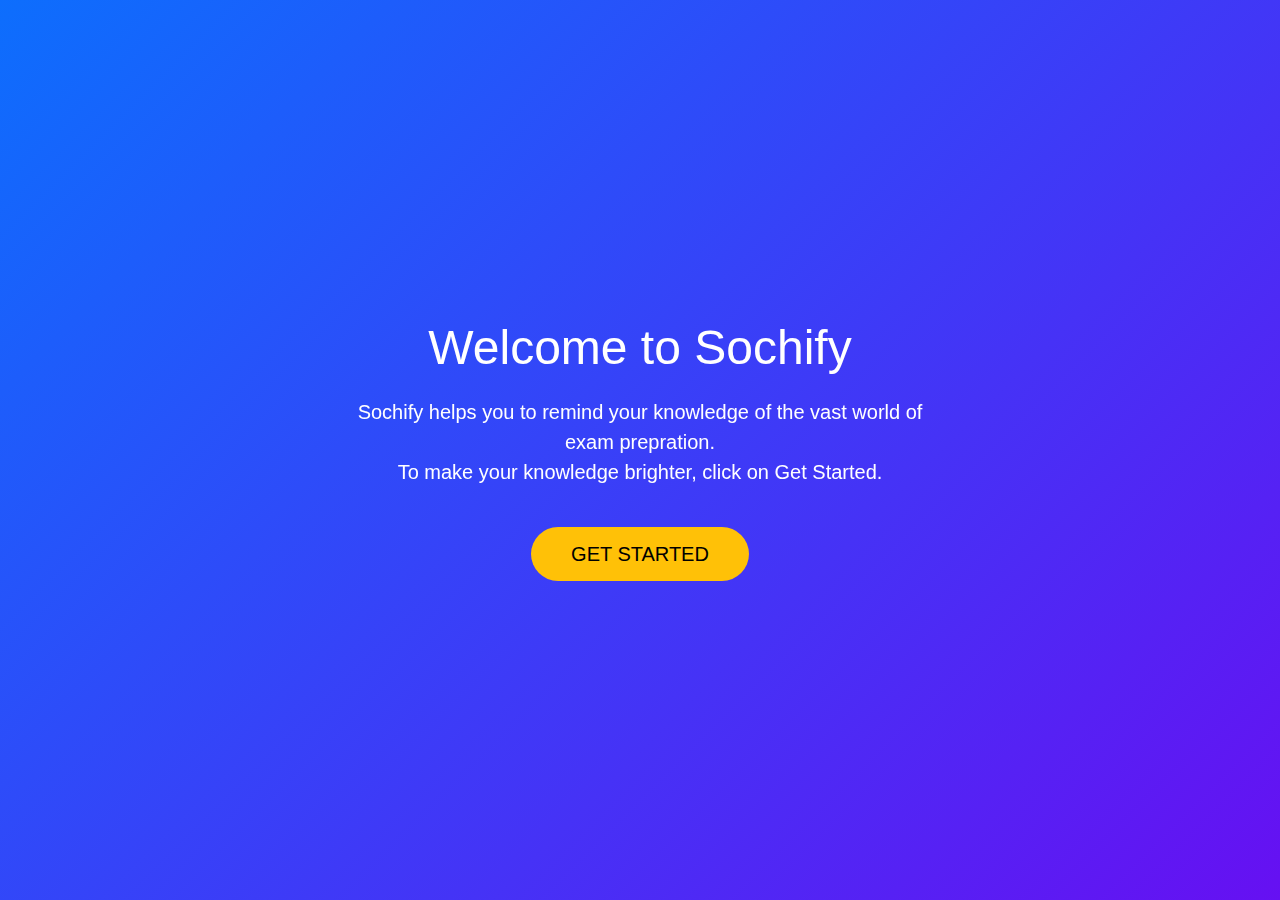
<file: index.html>
<!DOCTYPE html>
<html lang="en">

<head>
    <meta charset="UTF-8">
    <meta name="viewport" content="width=device-width, initial-scale=1.0">
    <title>Coding Arena - Welcome</title>

    <!-- Bootstrap CSS -->
    <link href="https://cdn.jsdelivr.net/npm/bootstrap@5.3.2/dist/css/bootstrap.min.css" rel="stylesheet">
    <link href="https://cdn.jsdelivr.net/npm/bootstrap-icons@1.10.5/font/bootstrap-icons.css" rel="stylesheet">
    <link href="https://unpkg.com/aos@2.3.1/dist/aos.css" rel="stylesheet">

    <style>
        body,
        html {
            height: 100%;
            margin: 0;
            font-family: 'Segoe UI', sans-serif;
            background: linear-gradient(135deg, #0d6efd, #6610f2);
            color: #fff;
            overflow-x: hidden;
        }

        .header-section {
            height: 100%;
            display: flex;
            justify-content: center;
            align-items: center;
            text-align: center;
            flex-direction: column;
            padding: 20px;
        }

        .header-section h1 {
            font-size: 3rem;
            margin-bottom: 20px;
        }

        .header-section p {
            font-size: 1.25rem;
            margin-bottom: 40px;
            max-width: 600px;
        }

        .btn-get-started {
            font-size: 1.25rem;
            padding: 12px 40px;
            border-radius: 50px;
            background: #ffc107;
            color: #000;
            border: none;
            transition: all 0.3s ease;
        }

        .btn-get-started:hover {
            background: #e0a800;
            transform: scale(1.05);
            color: #fff;
        }
    </style>
</head>

<body>

    <section class="header-section">
        <h1 data-aos="fade-down" data-aos-duration="1200">Welcome to <span>Sochify</span></h1>
        <p data-aos="fade-up" data-aos-duration="1200" data-aos-delay="300">Sochify helps you to remind your
            knowledge of the vast world of exam prepration.<br>To make your knowledge brighter, click on Get Started.
        </p>
        <a href="/login/login.html" class="btn btn-get-started" data-aos="zoom-in" data-aos-duration="1200"
            data-aos-delay="600">GET STARTED</a>
    </section>

    <script src="https://cdn.jsdelivr.net/npm/bootstrap@5.3.2/dist/js/bootstrap.bundle.min.js"></script>
    <script src="https://unpkg.com/aos@2.3.1/dist/aos.js"></script>
    <script>
        AOS.init({ duration: 1200, easing: 'ease-in-out', once: true });
    </script>
</body>

</html>
</file>
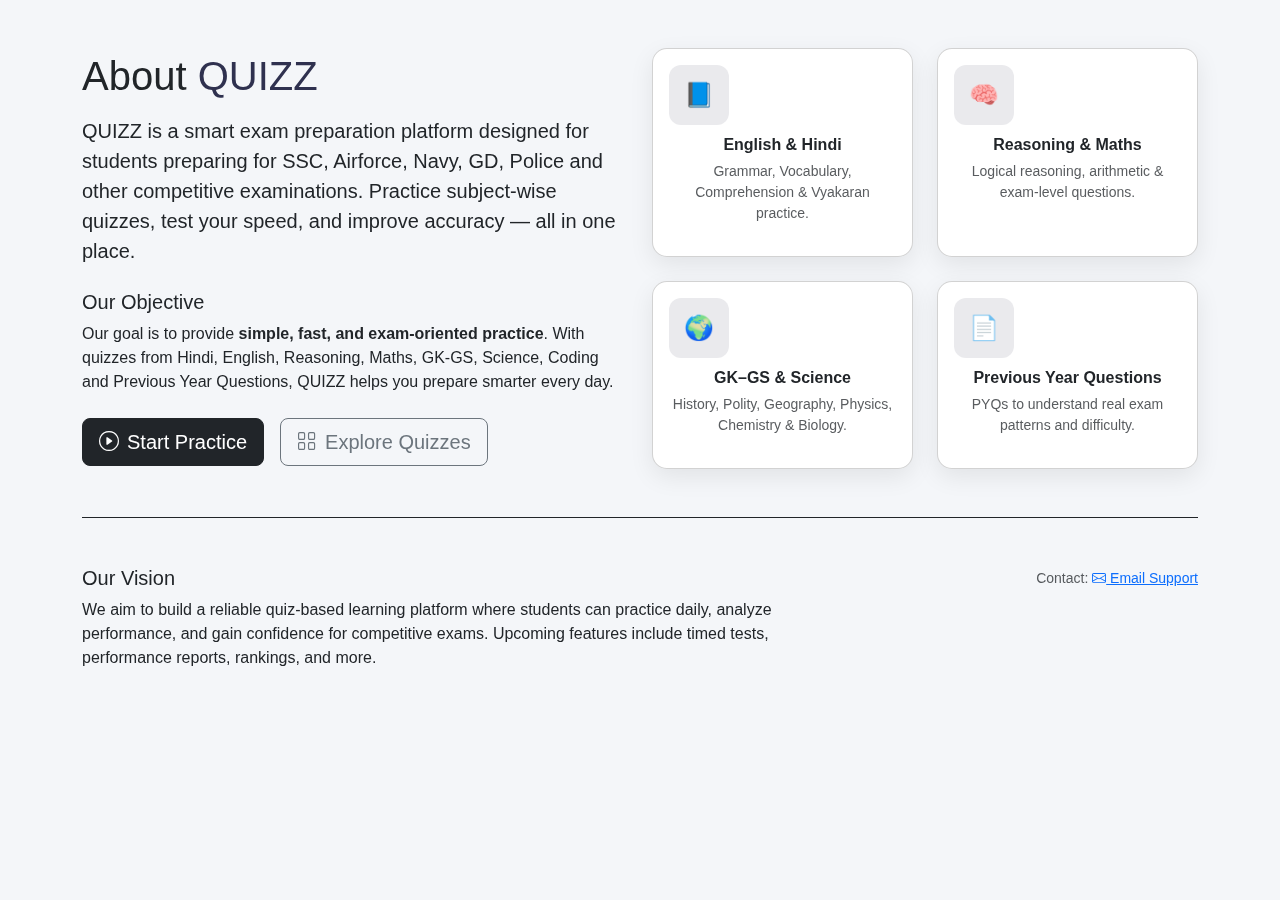
<file: about.html>
<!doctype html>
<html lang="en">

<head>
    <meta charset="utf-8">
    <meta name="viewport" content="width=device-width, initial-scale=1">
    <title>About — QUIZZ</title>

    <!-- Bootstrap CSS -->
    <link href="https://cdn.jsdelivr.net/npm/bootstrap@5.3.2/dist/css/bootstrap.min.css" rel="stylesheet">
    <link href="https://cdn.jsdelivr.net/npm/bootstrap-icons@1.10.5/font/bootstrap-icons.css" rel="stylesheet">

    <!-- AOS Animation -->
    <link href="https://unpkg.com/aos@2.3.1/dist/aos.css" rel="stylesheet">

    <style>
        body {
            background-color: #f4f6f9;
            font-family: 'Segoe UI', sans-serif;
        }

        .ca-accent {
            color: #2f314f;
        }

        .ca-card {
            border-radius: 15px;
            box-shadow: 0 8px 25px rgba(0, 0, 0, 0.08);
            background: #fff;
            transition: transform 0.3s;
        }

        .ca-card:hover {
            transform: translateY(-6px);
        }

        .feature-icon {
            width: 60px;
            height: 60px;
            display: flex;
            align-items: center;
            justify-content: center;
            border-radius: 12px;
            background: rgba(47, 49, 79, 0.1);
            font-size: 1.5rem;
            transition: all 0.3s ease;
        }

        .feature-icon:hover {
            background: #2f314f;
            color: #fff;
            transform: scale(1.2);
        }

        .btn-glow {
            position: relative;
            overflow: hidden;
        }

        .btn-glow::after {
            content: '';
            position: absolute;
            top: 0;
            left: -75%;
            width: 50%;
            height: 100%;
            background: rgba(255, 255, 255, 0.35);
            transform: skewX(-25deg);
            transition: left 0.7s;
        }

        .btn-glow:hover::after {
            left: 125%;
        }
    </style>
</head>

<body>

    <section class="py-5">
        <div class="container">
            <div class="row align-items-center gy-5">

                <!-- LEFT CONTENT -->
                <div class="col-lg-6" data-aos="fade-right">
                    <h1 class="mb-3">About <span class="ca-accent">QUIZZ</span></h1>

                    <p class="lead">
                        QUIZZ is a smart exam preparation platform designed for students preparing for
                        <strong>SSC, Airforce, Navy, GD, Police</strong> and other competitive examinations.
                        Practice subject-wise quizzes, test your speed, and improve accuracy — all in one place.
                    </p>

                    <h5 class="mt-4">Our Objective</h5>
                    <p>
                        Our goal is to provide <strong>simple, fast, and exam-oriented practice</strong>.
                        With quizzes from Hindi, English, Reasoning, Maths, GK-GS, Science, Coding and
                        Previous Year Questions, QUIZZ helps you prepare smarter every day.
                    </p>

                    <div class="d-flex gap-3 mt-4">
                        <a href="#" class="btn btn-dark btn-lg btn-glow">
                            <i class="bi bi-play-circle me-2"></i>Start Practice
                        </a>
                        <a href="#" class="btn btn-outline-secondary btn-lg">
                            <i class="bi bi-grid me-2"></i>Explore Quizzes
                        </a>
                    </div>
                </div>

                <!-- RIGHT FEATURES -->
                <div class="col-lg-6" data-aos="fade-left">
                    <div class="row g-4">

                        <div class="col-md-6" data-aos="zoom-in" data-aos-delay="100">
                            <div class="card ca-card p-3 h-100 text-center">
                                <div class="feature-icon mb-2">📘</div>
                                <strong>English & Hindi</strong>
                                <p class="small text-muted mt-1">
                                    Grammar, Vocabulary, Comprehension & Vyakaran practice.
                                </p>
                            </div>
                        </div>

                        <div class="col-md-6" data-aos="zoom-in" data-aos-delay="200">
                            <div class="card ca-card p-3 h-100 text-center">
                                <div class="feature-icon mb-2">🧠</div>
                                <strong>Reasoning & Maths</strong>
                                <p class="small text-muted mt-1">
                                    Logical reasoning, arithmetic & exam-level questions.
                                </p>
                            </div>
                        </div>

                        <div class="col-md-6" data-aos="zoom-in" data-aos-delay="300">
                            <div class="card ca-card p-3 h-100 text-center">
                                <div class="feature-icon mb-2">🌍</div>
                                <strong>GK–GS & Science</strong>
                                <p class="small text-muted mt-1">
                                    History, Polity, Geography, Physics, Chemistry & Biology.
                                </p>
                            </div>
                        </div>

                        <div class="col-md-6" data-aos="zoom-in" data-aos-delay="400">
                            <div class="card ca-card p-3 h-100 text-center">
                                <div class="feature-icon mb-2">📄</div>
                                <strong>Previous Year Questions</strong>
                                <p class="small text-muted mt-1">
                                    PYQs to understand real exam patterns and difficulty.
                                </p>
                            </div>
                        </div>

                    </div>
                </div>
            </div>

            <hr class="my-5" data-aos="fade-up">

            <!-- VISION -->
            <div class="row" data-aos="fade-up" data-aos-delay="100">
                <div class="col-md-8">
                    <h5>Our Vision</h5>
                    <p>
                        We aim to build a reliable quiz-based learning platform where students can
                        practice daily, analyze performance, and gain confidence for competitive exams.
                        Upcoming features include timed tests, performance reports, rankings, and more.
                    </p>
                </div>

                <div class="col-md-4 text-md-end mt-3 mt-md-0">
                    <small class="text-muted">
                        Contact:
                        <a href="https://mail.google.com/mail/?view=cm&fs=1&to=arenacommunity63@gmail.com"
                            target="_blank">
                            <i class="bi bi-envelope"></i> Email Support
                        </a>
                    </small>
                </div>
            </div>

        </div>
    </section>

    <!-- Scripts -->
    <script src="https://cdn.jsdelivr.net/npm/bootstrap@5.3.2/dist/js/bootstrap.bundle.min.js"></script>
    <script src="https://unpkg.com/aos@2.3.1/dist/aos.js"></script>
    <script>
        AOS.init({
            duration: 1000,
            easing: 'ease-in-out',
            once: true
        });
    </script>
</body>

</html>
</file>
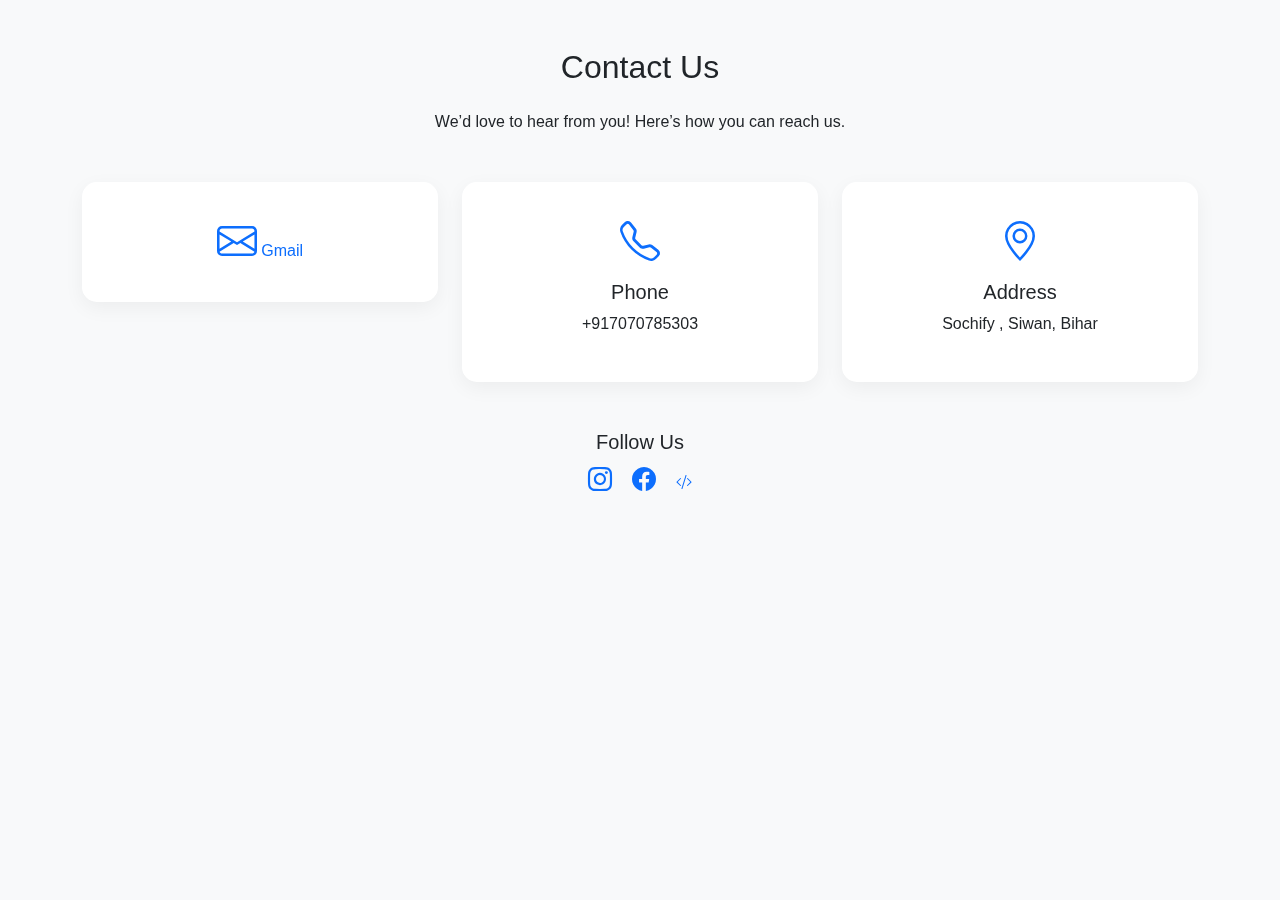
<file: contact.html>
<!DOCTYPE html>
<html lang="en">

<head>
    <meta charset="UTF-8">
    <meta name="viewport" content="width=device-width, initial-scale=1.0">
    <title>Contact — Sochify</title>

    <link href="https://cdn.jsdelivr.net/npm/bootstrap@5.3.2/dist/css/bootstrap.min.css" rel="stylesheet">
    <link href="https://cdn.jsdelivr.net/npm/bootstrap-icons@1.10.5/font/bootstrap-icons.css" rel="stylesheet">
    <link href="https://unpkg.com/aos@2.3.1/dist/aos.css" rel="stylesheet">

    <style>
        body {
            background-color: #f8f9fa;
            font-family: 'Segoe UI', sans-serif;
        }

        .contact-card {
            border-radius: 15px;
            padding: 30px;
            background: #fff;
            box-shadow: 0 6px 20px rgba(0, 0, 0, 0.05);
            text-align: center;
            transition: transform 0.3s, box-shadow 0.3s;
        }

        .contact-card:hover {
            transform: translateY(-10px);
            box-shadow: 0 12px 25px rgba(13, 110, 253, 0.15);
        }

        .contact-card i {
            font-size: 2.5rem;
            color: #0d6efd;
            margin-bottom: 10px;
            transition: transform 0.3s, color 0.3s;
        }

        .contact-card:hover i {
            transform: scale(1.2);
            color: #0056b3;
        }

        a {
            text-decoration: none;
            color: #0d6efd;
            transition: color 0.3s;
        }

        a:hover {
            color: #0056b3;
        }
    </style>
</head>

<body>

    <section class="py-5">
        <div class="container">
            <h2 class="text-center mb-4" data-aos="fade-down">Contact Us</h2>
            <p class="text-center mb-5" data-aos="fade-up">We’d love to hear from you! Here’s how you can reach us.</p>

            <div class="row g-4 justify-content-center">
                <div class="col-md-4" data-aos="zoom-in" data-aos-delay="100">
                    <div class="contact-card">

                        <a href="https://mail.google.com/mail/?view=cm&fs=1&to=arenacommunity63@gmail.com"
                            target="_blank" title="Email us">
                            <i class="bi bi-envelope"></i> Gmail
                        </a>
                    </div>
                </div>
                <div class="col-md-4" data-aos="zoom-in" data-aos-delay="200">
                    <div class="contact-card">
                        <i class="bi bi-telephone"></i>
                        <h5 class="mt-2">Phone</h5>
                        <p>+917070785303</p>
                    </div>
                </div>
                <div class="col-md-4" data-aos="zoom-in" data-aos-delay="300">
                    <div class="contact-card">
                        <i class="bi bi-geo-alt"></i>
                        <h5 class="mt-2">Address</h5>
                        <p> Sochify , Siwan, Bihar</p>
                    </div>
                </div>
            </div>

            <div class="text-center mt-5" data-aos="fade-up" data-aos-delay="400">
                <h5>Follow Us</h5>
                <a href="https://www.instagram.com/arenacommunity63?igsh=MTFjb28xY2p1Z2lxYw==&utm_source=ig_contact_invite"
                    class="me-3"><i class="bi bi-instagram fs-4"></i></a>
                <a href="https://www.facebook.com/share/17JNyXFvAV/" class="me-3"><i
                        class="bi bi-facebook fs-4"></i></a>
                <a href="https://discord.gg/dT6AEUZqM8" target="_blank" title="Decoder">
                    <i class="bi bi-code-slash"></i>
                </a>
            </div>
        </div>
    </section>

    <script src="https://cdn.jsdelivr.net/npm/bootstrap@5.3.2/dist/js/bootstrap.bundle.min.js"></script>
    <script src="https://unpkg.com/aos@2.3.1/dist/aos.js"></script>
    <script>
        AOS.init({ duration: 1000, easing: 'ease-in-out', once: true });
    </script>
</body>

</html>
</file>
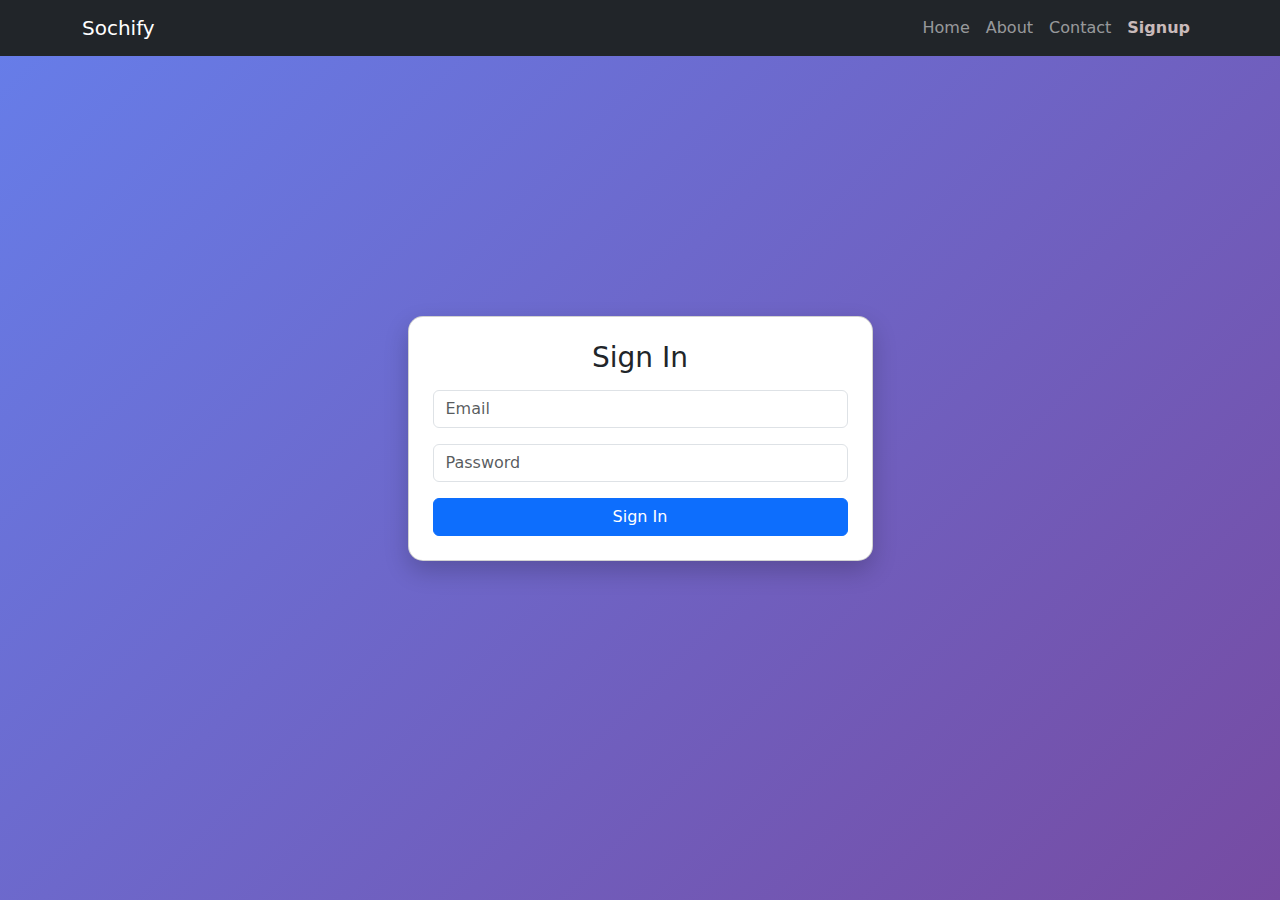
<file: login.html>
<!DOCTYPE html>
<html lang="en">

<head>
    <meta charset="UTF-8">
    <title>Sochify</title>
    <meta name="viewport" content="width=device-width, initial-scale=1">
    <link href="https://cdn.jsdelivr.net/npm/bootstrap@5.3.2/dist/css/bootstrap.min.css" rel="stylesheet">

    <style>
        body {
            background: linear-gradient(135deg, #667eea, #764ba2);
            min-height: 100vh;
        }

        .card {
            border-radius: 15px;
            box-shadow: 0 10px 25px rgba(0, 0, 0, 0.2);
        }

        #authToggle {
            color: #c9baba !important;
            font-weight: bold;
            border-radius: 6px;

        }
    </style>
</head>

<body>

    <nav class="navbar navbar-expand-lg navbar-dark bg-dark">
        <div class="container">
            <a class="navbar-brand" href="#">Sochify</a>
            <button class="navbar-toggler" type="button" data-bs-toggle="collapse" data-bs-target="#navMenu">
                <span class="navbar-toggler-icon"></span>
            </button>
            <div class="collapse navbar-collapse" id="navMenu">
                <ul class="navbar-nav ms-auto">
                    <li class="nav-item"><a class="nav-link" href="#">Home</a></li>
                    <li class="nav-item"><a class="nav-link" href="/about.html">About</a></li>
                    <li class="nav-item"><a class="nav-link" href="/contact.html">Contact</a></li>
                    <li class="nav-item"><a class="nav-link" href="#" id="authToggle">Sign-up</a></li>
                </ul>
            </div>
        </div>
    </nav>

    <div class="container d-flex justify-content-center align-items-center" style="min-height:85vh;">
        <div class="col-md-5">

            <div id="msgBox" class="alert d-none text-center"></div>

            <!-- Login -->
            <div class="card p-4" id="loginBox">
                <h3 class="text-center mb-3">Sign In</h3>
                <form>
                    <div class="mb-3"><input type="email" name="email" class="form-control" placeholder="Email"></div>
                    <div class="mb-3"><input type="password" name="password" class="form-control"
                            placeholder="Password"></div>
                    <button class="btn btn-primary w-100">Sign In</button>
                </form>
            </div>

            <!-- Signup -->
            <div class="card p-4 d-none" id="signupBox">
                <h3 class="text-center mb-3">Sign Up</h3>
                <form>
                    <div class="mb-3"><input type="text" name="name" class="form-control" placeholder="Name"></div>
                    <div class="mb-3"><input type="email" name="email" class="form-control" placeholder="Email"></div>
                    <div class="mb-3"><input type="password" name="password" class="form-control"
                            placeholder="Password"></div>
                    <button class="btn btn-success w-100">Sign Up</button>
                </form>
            </div>

        </div>
    </div>

    <script src="https://cdn.jsdelivr.net/npm/bootstrap@5.3.2/dist/js/bootstrap.bundle.min.js"></script>
    <script src="/login/script.js"></script>
</body>

</html>
</file>
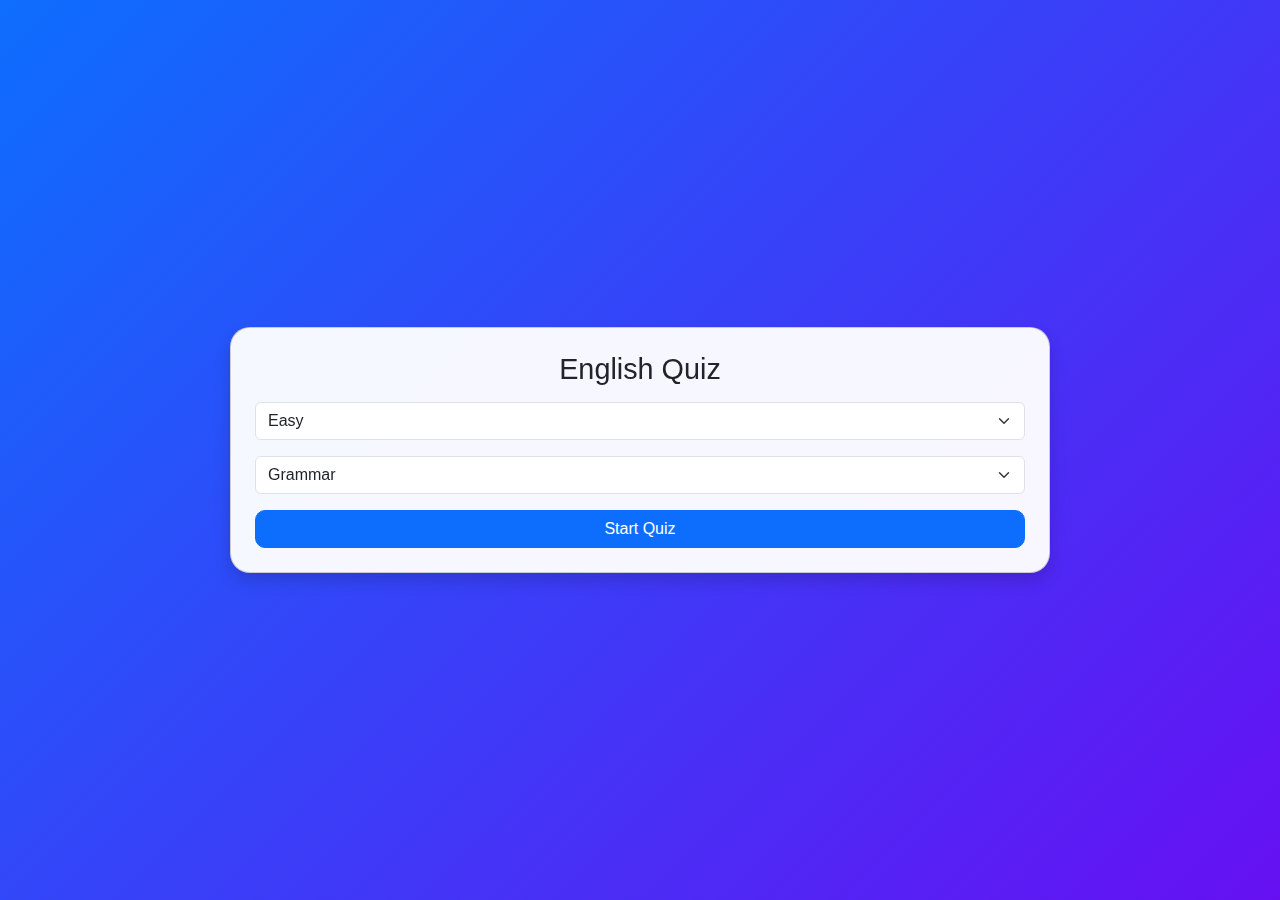
<file: English/English.html>
<!DOCTYPE html>
<html lang="en">

<head>
    <meta charset="UTF-8">
    <title>English Quiz</title>
    <meta name="viewport" content="width=device-width, initial-scale=1">
    <link href="https://cdn.jsdelivr.net/npm/bootstrap@5.3.3/dist/css/bootstrap.min.css" rel="stylesheet">
    <link rel="stylesheet" href="style.css">
</head>

<body>

    <div class="container">

        <div id="setup" class="card p-4 shadow center ">
            <h3 class="text-center">English Quiz</h3>

            <select id="level" class="form-select my-2">
                <option value="easy">Easy</option>
                <option value="medium">Medium</option>
                <option value="hard">Hard</option>
            </select>

            <select id="topic" class="form-select my-2">
                <option value="grammar">Grammar</option>
                <option value="vocab">Vocabulary</option>
                <option value="error">Error Spotting</option>
                <option value="cloze">Fill in the Blanks</option>
            </select>

            <button class="btn btn-primary w-100 mt-2" onclick="startQuiz()">Start Quiz</button>
        </div>

        <div id="quiz" class="card p-4 shadow d-none"></div>

        <div id="result" class="card p-4 shadow d-none"></div>

    </div>

    <script src="script.js"></script>
</body>

</html>
</file>
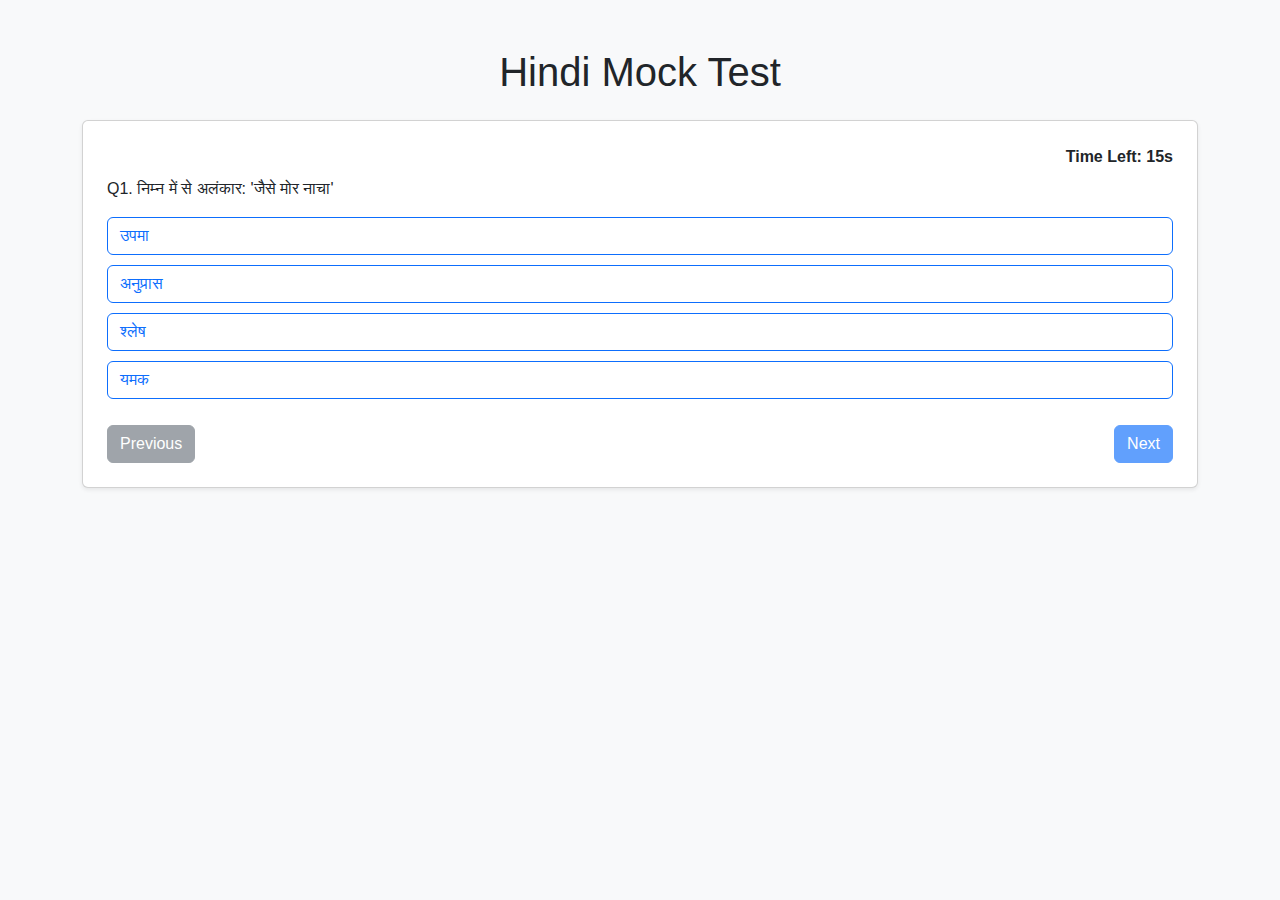
<file: Hindi/Hindi.html>
<!DOCTYPE html>
<html lang="hi">

<head>
    <meta charset="UTF-8">
    <meta name="viewport" content="width=device-width, initial-scale=1.0">
    <title>Hindi Mock Test</title>
    <link href="https://cdn.jsdelivr.net/npm/bootstrap@5.3.3/dist/css/bootstrap.min.css" rel="stylesheet">
    <link rel="stylesheet" href="style.css">
</head>

<body class="bg-light">

    <div class="container mt-5">
        <h1 class="text-center mb-4">Hindi Mock Test </h1>

        <div id="quiz-box" class="card p-4 shadow-sm">
            <div id="timer" class="text-end fw-bold mb-2">Time: 00:00</div>
            <div id="question" class="mb-3"></div>
            <div id="options" class="mb-3"></div>
            <div class="d-flex justify-content-between">
                <button id="prev-btn" class="btn btn-secondary">Previous</button>
                <button id="next-btn" class="btn btn-primary">Next</button>
            </div>
        </div>

        <div id="result-box" class="card p-4 shadow-sm mt-4 d-none">
            <h2 class="text-center mb-3">Your Score: <span id="score"></span> / <span id="total"></span></h2>
            <h4 class="text-center mb-3">Percentage: <span id="percentage"></span>%</h4>
            <div id="detailed-result"></div>
            <button id="restart-btn" class="btn btn-success mt-3">Restart Test</button>
        </div>
    </div>

    <script src="script.js"></script>
</body>

</html>
</file>
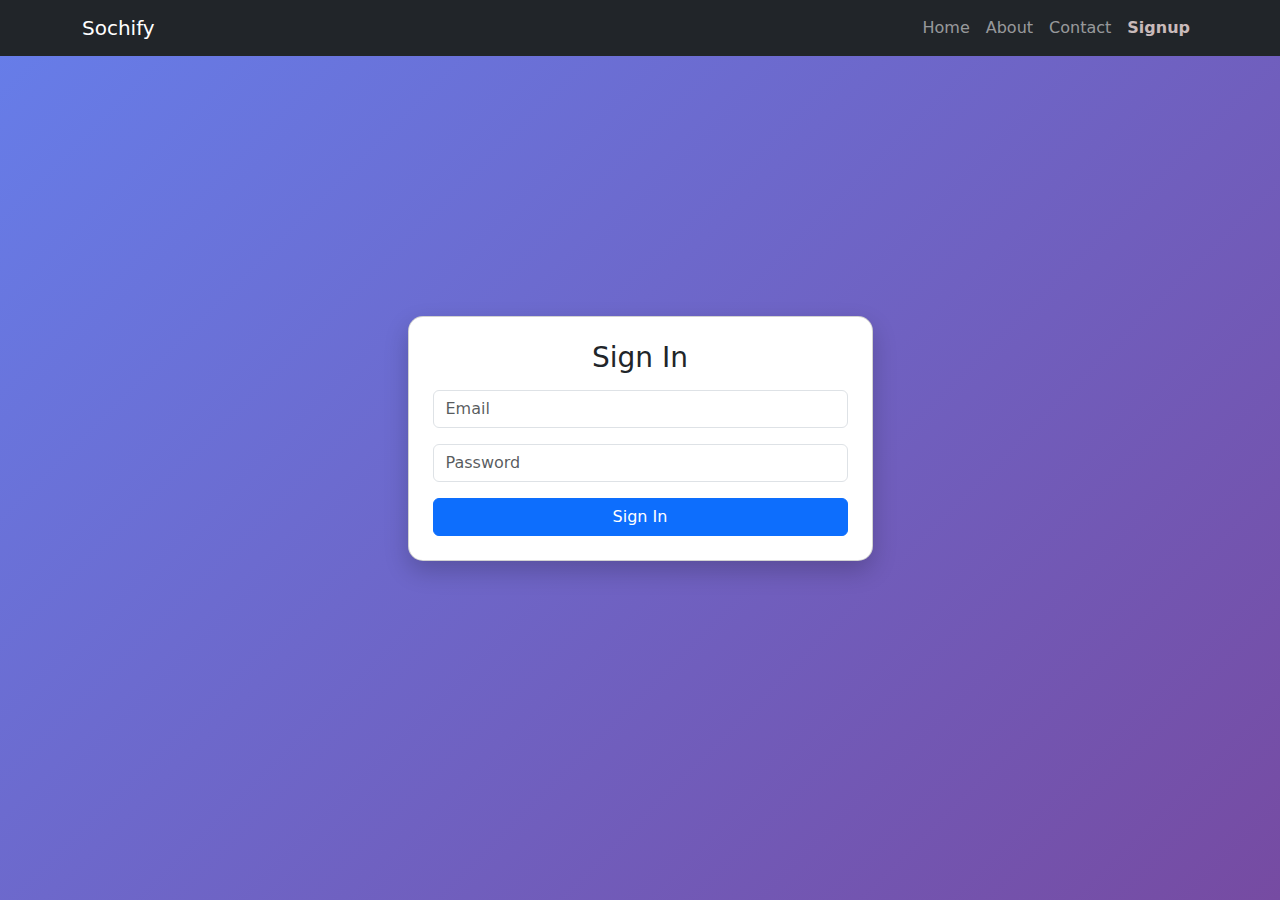
<file: login/login.html>
<!DOCTYPE html>
<html lang="en">

<head>
    <meta charset="UTF-8">
    <title>Sochify</title>
    <meta name="viewport" content="width=device-width, initial-scale=1">
    <link href="https://cdn.jsdelivr.net/npm/bootstrap@5.3.2/dist/css/bootstrap.min.css" rel="stylesheet">

    <style>
        body {
            background: linear-gradient(135deg, #667eea, #764ba2);
            min-height: 100vh;
        }

        .card {
            border-radius: 15px;
            box-shadow: 0 10px 25px rgba(0, 0, 0, 0.2);
        }

        #authToggle {
            color: #c9baba !important;
            font-weight: bold;
            border-radius: 6px;

        }
    </style>
</head>

<body>

    <nav class="navbar navbar-expand-lg navbar-dark bg-dark">
        <div class="container">
            <a class="navbar-brand" href="#">Sochify</a>
            <button class="navbar-toggler" type="button" data-bs-toggle="collapse" data-bs-target="#navMenu">
                <span class="navbar-toggler-icon"></span>
            </button>
            <div class="collapse navbar-collapse" id="navMenu">
                <ul class="navbar-nav ms-auto">
                    <li class="nav-item"><a class="nav-link" href="#">Home</a></li>
                    <li class="nav-item"><a class="nav-link" href="/about.html">About</a></li>
                    <li class="nav-item"><a class="nav-link" href="/contact.html">Contact</a></li>
                    <li class="nav-item"><a class="nav-link" href="#" id="authToggle">Sign-up</a></li>
                </ul>
            </div>
        </div>
    </nav>

    <div class="container d-flex justify-content-center align-items-center" style="min-height:85vh;">
        <div class="col-md-5">

            <div id="msgBox" class="alert d-none text-center"></div>

            <!-- Login -->
            <div class="card p-4" id="loginBox">
                <h3 class="text-center mb-3">Sign In</h3>
                <form>
                    <div class="mb-3"><input type="email" name="email" class="form-control" placeholder="Email"></div>
                    <div class="mb-3"><input type="password" name="password" class="form-control"
                            placeholder="Password"></div>
                    <button class="btn btn-primary w-100">Sign In</button>
                </form>
            </div>

            <!-- Signup -->
            <div class="card p-4 d-none" id="signupBox">
                <h3 class="text-center mb-3">Sign Up</h3>
                <form>
                    <div class="mb-3"><input type="text" name="name" class="form-control" placeholder="Name"></div>
                    <div class="mb-3"><input type="email" name="email" class="form-control" placeholder="Email"></div>
                    <div class="mb-3"><input type="password" name="password" class="form-control"
                            placeholder="Password"></div>
                    <button class="btn btn-success w-100">Sign Up</button>
                </form>
            </div>

        </div>
    </div>

    <script src="https://cdn.jsdelivr.net/npm/bootstrap@5.3.2/dist/js/bootstrap.bundle.min.js"></script>
    <script src="script.js"></script>
</body>

</html>
</file>
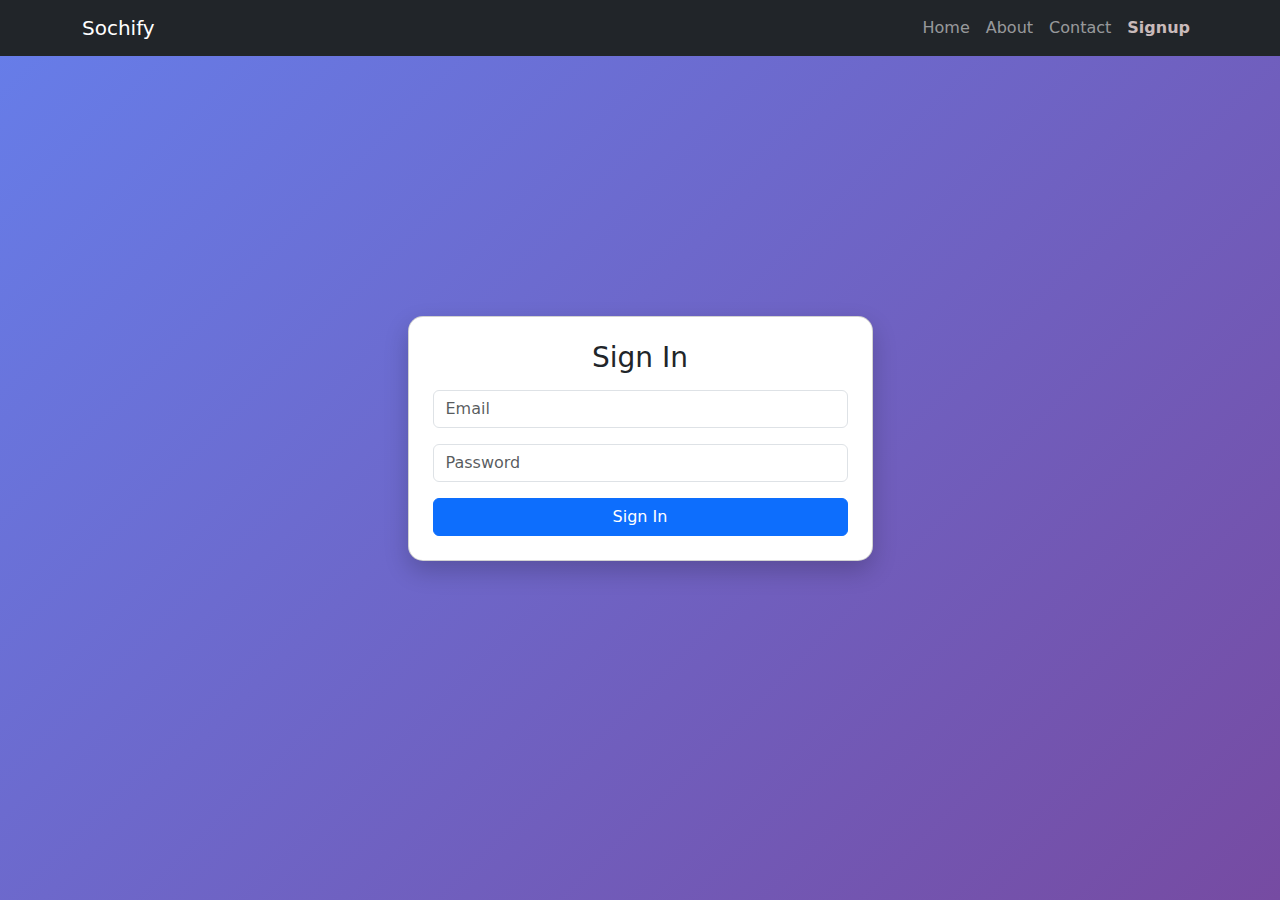
<file: main_content/main_content.html>
<!DOCTYPE html>
<html lang="en">

<head>
    <meta charset="UTF-8">
    <title>Sochify</title>
    <meta name="viewport" content="width=device-width, initial-scale=1.0">
    <script>
        const user = JSON.parse(localStorage.getItem("loggedInUser"));
        if (!user) {
            alert("Please login first");
            window.location.href = "../login/login.html";
        }
    </script>

    <link href="https://cdn.jsdelivr.net/npm/bootstrap@5.3.2/dist/css/bootstrap.min.css" rel="stylesheet">
    <link rel="stylesheet" href="style.css">
</head>

<body>

    <div class="app">

        <!-- Header -->
        <div class="header text-white p-4">
            <div class="container-fluid">
                <div class="d-flex justify-content-between align-items-center">
                    <div>
                        <h3 class="fw-bold letter-space">QUIZZ</h3>
                        <h5 class="fw-semibold mt-3">Challenge your friends</h5>
                        <p class="small opacity-75">Invite your friends to play quiz game</p>
                        <button class="btn btn-light btn-sm fw-semibold">Start Now</button>
                        <br>
                        <div> <strong>By Swastik Singh </strong></div>
                    </div>
                    <div class="fs-1">👋</div>
                </div>
            </div>
        </div>

        <!-- Content -->
        <div class="container-fluid p-4">

            <div class="text-center mb-4">
                <h2 class="explore-title">Explore Quizzes</h2>
                <p class="explore-sub">
                    Choose your category & start your smart practice 🚀
                </p>
            </div>

            <div class="row g-4">
                <div class="col-6 col-md-4 col-lg-3">
                    <a href="/English/English.html" class="quiz-link">
                        <div class="quiz-card text-center p-4">
                            <div class="fs-3">👨‍🔬</div>
                            <p class="mb-0 fw-medium">English</p>
                        </div>
                    </a>
                </div>

                <div class="col-6 col-md-4 col-lg-3">
                    <a href="/science/science.html" class="quiz-link">
                        <div class="quiz-card text-center p-4">
                            <div class="fs-3">⚗️</div>
                            <p class="mb-0 fw-medium">Science</p>
                        </div>
                    </a>
                </div>
                <div class="col-6 col-md-4 col-lg-3">
                    <a href="/Hindi/Hindi.html" class="quiz-link">
                        <div class="quiz-card text-center p-4">
                            <div class="fs-3">📊</div>
                            <p class="mb-0 fw-medium">Hindi</p>
                        </div>
                    </a>
                </div>
                <div class="col-6 col-md-4 col-lg-3">
                    <a href="/Reasoning/reasoning.html" class="quiz-link">
                        <div class="quiz-card text-center p-4">
                            <div class="fs-3">🪐</div>
                            <p class="mb-0 fw-medium">Reasoning</p>
                        </div>
                    </a>
                </div>
                <div class="col-6 col-md-4 col-lg-3">
                    <a href="/MATH/math.html" class="quiz-link">
                        <div class="quiz-card text-center p-4">
                            <div class="fs-3">➗</div>
                            <p class="mb-0 fw-medium">Math</p>
                        </div>
                    </a>
                </div>
                <div class="col-6 col-md-4 col-lg-3">
                    <a href="/SSC_GD/gk.html" class="quiz-link">
                        <div class="quiz-card text-center p-4">
                            <div class="fs-3">🤔</div>
                            <p class="mb-0 fw-medium">Gk-Gs</p>
                        </div>
                    </a>
                </div>

                <div class="col-6 col-md-4 col-lg-3">
                    <a href="/coding/coding.html" class="quiz-link">
                        <div class="quiz-card text-center p-4">
                            <div class="fs-3">💀</div>
                            <p class="mb-0 fw-medium">Coding</p>
                        </div>
                    </a>
                </div>
                <div class="col-6 col-md-4 col-lg-3">
                    <a href="#" class="quiz-link">
                        <div class="quiz-card text-center p-4">
                            <div class="fs-3">📑</div>
                            <p class="mb-0 fw-medium">Previos year question </p>
                        </div>
                    </a>
                </div>
            </div>

        </div>
    </div>
    <footer class="quiz-footer">
        <div class="container py-5">
            <div class="row gy-4">

                <!-- Brand -->
                <div class="col-12 col-md-6 col-lg-3">
                    <h3 class="footer-logo">Sochify</h3>
                    <p class="footer-text">
                        Sochify is a smart learning platform for
                        SSC, Airforce, Navy & other competitive exams.
                    </p>
                </div>

                <!-- Quick Links -->
                <div class="col-6 col-md-3 col-lg-2">
                    <h5 class="footer-title">Quick Links</h5>
                    <ul class="footer-list">
                        <li><a href="/main_content/main_content.html">English Quiz</a></li>
                        <li><a href="/main_content/main_content.html">Hindi Quiz</a></li>
                        <li><a href="/main_content/main_content.html">Reasoning</a></li>
                        <li><a href="/main_content/main_content.html">Previous Year</a></li>
                    </ul>
                </div>

                <!-- Support -->
                <div class="col-6 col-md-3 col-lg-2">
                    <h5 class="footer-title">Support</h5>
                    <ul class="footer-list">
                        <li><a href="/about.html">About Us</a></li>
                        <li><a href="/contact.html">Contact</a></li>
                        <li><a href="#">Privacy Policy</a></li>
                        <li><a href="#">Disclaimer</a></li>
                    </ul>
                </div>

                <!-- Social -->
                <div class="col-12 col-lg-5">
                    <h5 class="footer-title">Follow Us</h5>
                    <div class="footer-social">
                        <a href="https://www.instagram.com/invites/contact/?utm_source=ig_contact_invite&utm_medium=copy_link&utm_content=zos9f0y"
                            class="me-3">📸 Instagram</a>
                        <a href="https://www.facebook.com/share/17JNyXFvAV/">🌐 Facebook</a>
                        <a href="https://discord.gg/dT6AEUZqM8" target="_blank" title="Decoder">
                            ⛓️ Discord </a>
                    </div>
                </div>

            </div>
        </div>

        <div class="footer-bottom">
            © 2026 Sochify | All Rights Reserved
        </div>
    </footer>


</body>

</html>
</file>
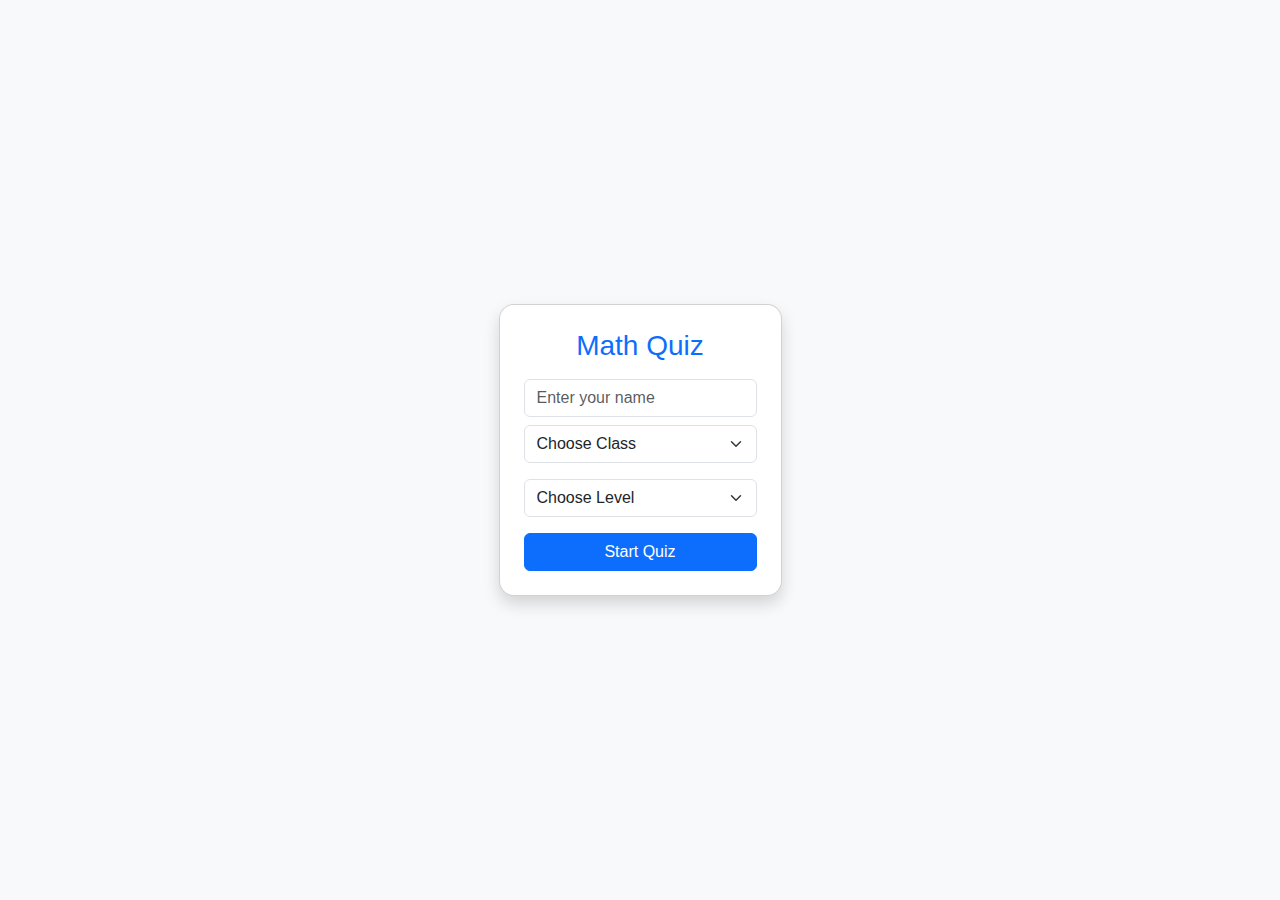
<file: MATH/math.html>
<!DOCTYPE html>
<html lang="hi">

<head>
    <meta charset="UTF-8">
    <title>Math Quiz</title>
    <meta name="viewport" content="width=device-width, initial-scale=1">
    <link href="https://cdn.jsdelivr.net/npm/bootstrap@5.3.3/dist/css/bootstrap.min.css" rel="stylesheet">
    <link rel="stylesheet" href="style.css">
</head>

<body class="bg-light">

    <div class="container py-4">

        <!-- Login card -->
        <div id="login" class="card p-4 shadow mx-auto" style="max-width:400px">
            <h3 class="text-center text-primary mb-3"> Math Quiz</h3>
            <input id="name" class="form-control mb-2" placeholder="Enter your name">
            <select id="class" class="form-select mb-3">
                <option value="">Choose Class </option>
                <option value="9">Class 9</option>
                <option value="10">Class 10</option>
                <option value="11">Class 11</option>
                <option value="12">Class 12</option>
                <option value="job">Job Exam</option>
            </select>

            <select id="level" class="form-select mb-3">
                <option value="">Choose Level</option>
                <option value="easy">Easy</option>
                <option value="medium">Medium</option>
                <option value="hard">Hard</option>
            </select>


            <button id="start" class="btn btn-primary w-100">Start Quiz</button>
        </div>

        <!-- Quiz card -->
        <div id="quiz" class="card p-4 shadow mx-auto d-none" style="max-width:850px">
            <div class="d-flex justify-content-between mb-2">
                <h5 id="question"></h5>
                <span id="timer" class="fw-bold">10s</span>
            </div>
            <p id="category" class="text-muted"></p>
            <div class="progress mb-3">
                <div id="bar" class="progress-bar" style="width:100%"></div>
            </div>
            <div id="options" class="d-grid gap-2"></div>
            <p class="mt-3">Score: <span id="score">0</span></p>
        </div>

        <!-- Result card -->
        <div id="result" class="card p-4 shadow mx-auto d-none" style="max-width:400px">
            <div class="leaderboard-box mt-3">
                <h6 class="text-center">🏆 Leaderboard</h6>
                <div id="leaderboard"></div>
            </div>

            <h4 id="final" class="text-success text-center"></h4>
            <button id="again" class="btn btn-secondary w-100 mt-2">Play Again</button>
        </div>

    </div>

    <script src="script.js"></script>
</body>

</html>
</file>
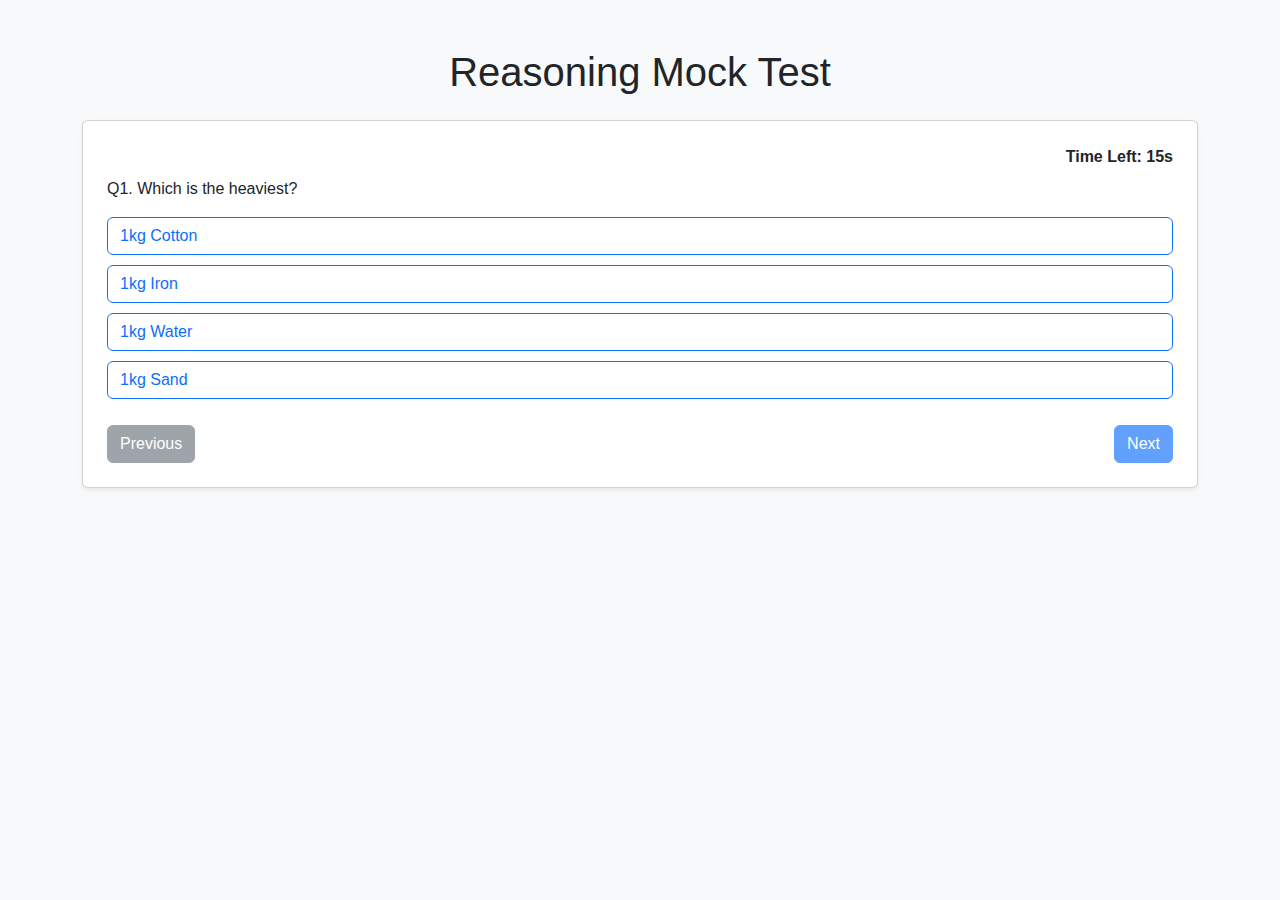
<file: Reasoning/reasoning.html>
<!DOCTYPE html>
<html lang="hi">

<head>
    <meta charset="UTF-8">
    <meta name="viewport" content="width=device-width, initial-scale=1.0">
    <title>Reasoning Mock Test</title>
    <link href="https://cdn.jsdelivr.net/npm/bootstrap@5.3.3/dist/css/bootstrap.min.css" rel="stylesheet">
    <link rel="stylesheet" href="style.css">
</head>

<body class="bg-light">

    <div class="container mt-5">
        <h1 class="text-center mb-4">Reasoning Mock Test</h1>

        <div id="quiz-box" class="card p-4 shadow-sm">
            <div id="timer" class="text-end fw-bold mb-2">Time: 00:00</div>
            <div id="question" class="mb-3"></div>
            <div id="options" class="mb-3"></div>
            <div class="d-flex justify-content-between">
                <button id="prev-btn" class="btn btn-secondary">Previous</button>
                <button id="next-btn" class="btn btn-primary">Next</button>
            </div>
        </div>

        <div id="result-box" class="card p-4 shadow-sm mt-4 d-none">
            <h2 class="text-center mb-3">Your Score: <span id="score"></span> / <span id="total"></span></h2>
            <h4 class="text-center mb-3">Percentage: <span id="percentage"></span>%</h4>
            <div id="detailed-result"></div>
            <button id="restart-btn" class="btn btn-success mt-3">Restart Test</button>
        </div>
    </div>

    <script src="script.js"></script>
</body>

</html>
</file>
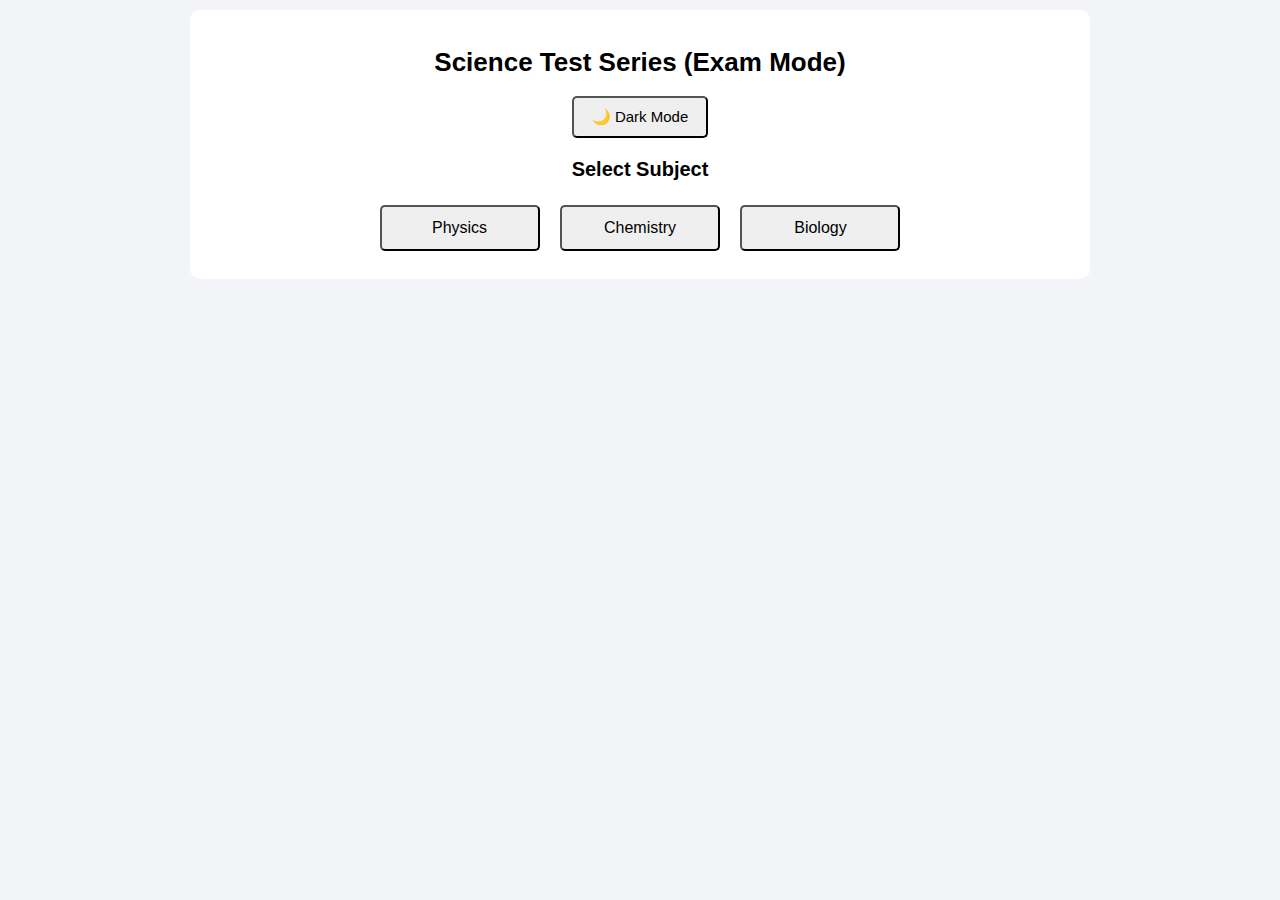
<file: science/science.html>
<html lang="en">

<head>
    <meta charset="UTF-8">
    <title>Science Test Series</title>
    <link rel="stylesheet" href="/science/science.css">
</head>

<body>


    <div class="container">
        <h1>Science Test Series (Exam Mode)</h1>

        <button id="darkToggle" onclick="toggleDarkMode()">🌙 Dark Mode</button>



        <!-- Subject Selection -->
        <div id="subject-box">
            <h2>Select Subject</h2>
            <button onclick="startTest('physics')">Physics</button>
            <button onclick="startTest('chemistry')">Chemistry</button>
            <button onclick="startTest('biology')">Biology</button>
        </div>


        <!-- Exam Area -->
        <div id="exam-box" class="hide">
            <div class="top-bar">
                <span>⏱ Time: <span id="time">5:00</span></span>
                <span>Question: <span id="qno">1</span></span>
            </div>


            <h2 id="question"></h2>
            <div id="options"></div>


            <div class="buttons">
                <button onclick="nextQuestion()">Next</button>
                <button onclick="submitTest()">Submit</button>
            </div>
        </div>


        <!-- Result -->
        <!-- Result -->
        <div id="result" class="result hide">
            <h2>Test Completed</h2>
            <p id="scoreText"></p>

            <button onclick="restartTest()">Restart Test</button>
            <button onclick="goHome()">Change Subject</button>
            <button onclick="showHistory()">View Previous Results</button>

            <div id="history"></div>
        </div>


        <script src="/science/science.js"></script>
</body>

</html>
</file>
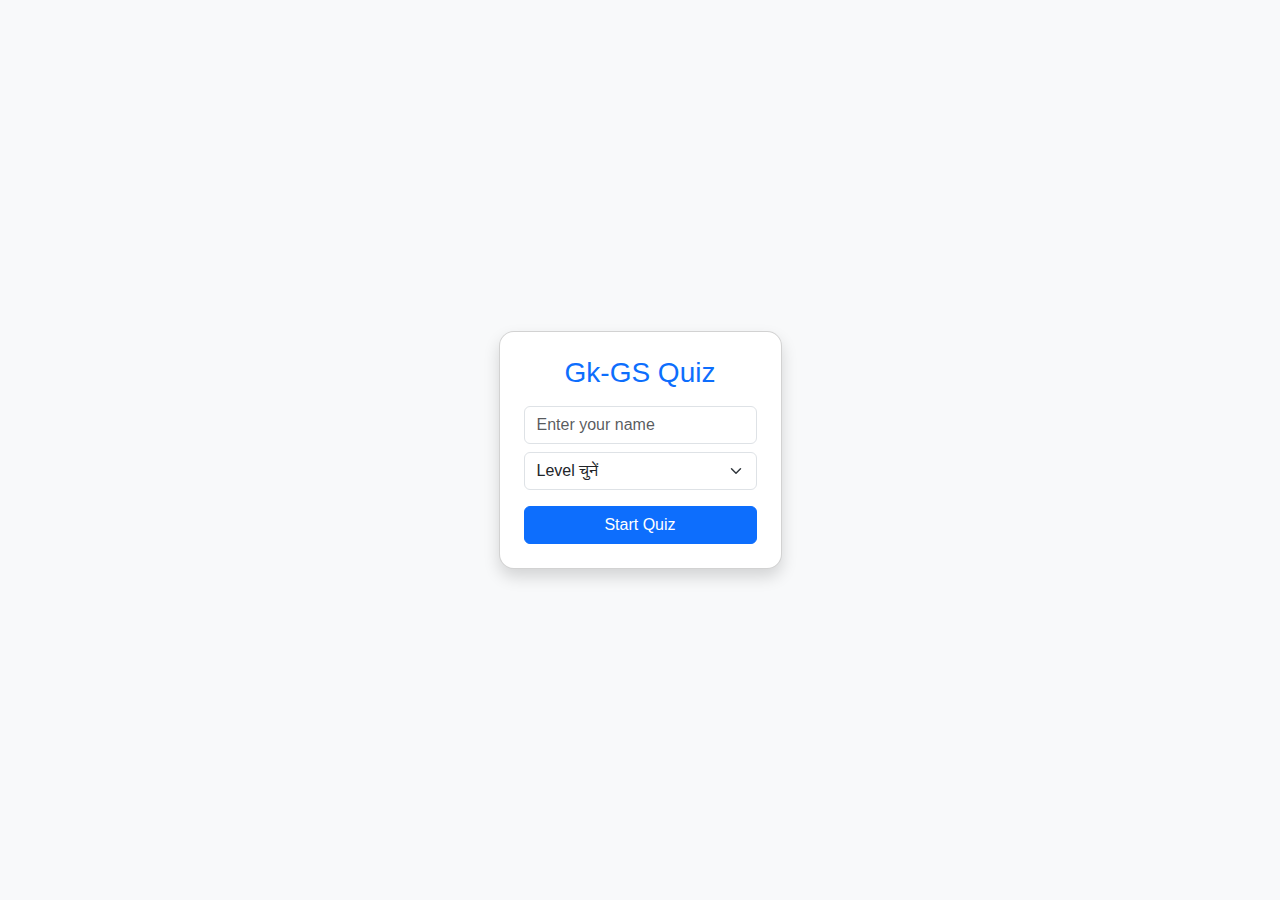
<file: SSC_GD/gk.html>
<!DOCTYPE html>
<html lang="hi">

<head>
    <meta charset="UTF-8">
    <title>General Knowledge Quiz</title>
    <meta name="viewport" content="width=device-width, initial-scale=1">
    <link href="https://cdn.jsdelivr.net/npm/bootstrap@5.3.3/dist/css/bootstrap.min.css" rel="stylesheet">
    <link rel="stylesheet" href="style.css">
</head>

<body class="bg-light">

    <div class="container py-4">

        <!-- Login card -->
        <div id="login" class="card p-4 shadow mx-auto" style="max-width:400px">
            <h3 class="text-center text-primary mb-3"> Gk-GS Quiz</h3>
            <input id="name" class="form-control mb-2" placeholder="Enter your name">
            <select id="level" class="form-select mb-3">
                <option value="">Level चुनें</option>
                <option value="easy">Easy</option>
                <option value="medium">Medium</option>
                <option value="hard">Hard</option>
            </select>
            <button id="start" class="btn btn-primary w-100">Start Quiz</button>
        </div>

        <!-- Quiz card -->
        <div id="quiz" class="card p-4 shadow mx-auto d-none" style="max-width:650px">
            <div class="d-flex justify-content-between mb-2">
                <h5 id="question"></h5>
                <span id="timer" class="fw-bold">10s</span>
            </div>
            <p id="category" class="text-muted"></p>
            <div class="progress mb-3">
                <div id="bar" class="progress-bar" style="width:100%"></div>
            </div>
            <div id="options" class="d-grid gap-2"></div>
            <p class="mt-3">Score: <span id="score">0</span></p>
        </div>

        <!-- Result card -->
        <div id="result" class="card p-4 shadow mx-auto d-none" style="max-width:400px">
            <div class="leaderboard-box mt-3">
                <h6 class="text-center">🏆 Leaderboard</h6>
                <div id="leaderboard"></div>
            </div>

            <h4 id="final" class="text-success text-center"></h4>
            <button id="again" class="btn btn-secondary w-100 mt-2">Play Again</button>
        </div>

    </div>

    <script src="script.js"></script>
</body>

</html>
</file>
<file: English/style.css>
* {
    box-sizing: border-box;
    font-family: 'Segoe UI', sans-serif;
}

body {
    background: linear-gradient(135deg, #0d6efd, #6610f2);
    min-height: 100vh;

    display: flex;
    justify-content: center;
    align-items: center;
    padding: 1rem;
}

.container {
    width: 100%;
    display: flex;
    justify-content: center;
    align-items: center;
}

.card {
    width: 100%;
    max-width: 720px;
    border-radius: 20px;
    backdrop-filter: blur(8px);
    background: rgba(255, 255, 255, 0.96);
    box-shadow: 0 12px 30px rgba(0, 0, 0, 0.15);
    padding: 1.5rem;
}

/* Buttons */
button {
    border-radius: 10px !important;
    font-size: 1rem;
}

/* Timer */
#timer {
    color: #dc3545;
    font-weight: bold;
}

/* ---------- RESPONSIVE BREAKPOINTS ---------- */

/* Mobile */
@media (max-width: 576px) {
    .card {
        max-width: 100%;
        padding: 1.2rem;
    }

    h3 {
        font-size: 1.3rem;
    }

    h5 {
        font-size: 1rem;
    }

    button {
        font-size: 0.9rem;
        padding: 0.5rem;
    }
}

/* Tablet */
@media (min-width: 577px) and (max-width: 992px) {
    .card {
        max-width: 600px;
    }

    h3 {
        font-size: 1.5rem;
    }
}

/* Large screens */
@media (min-width: 1200px) {
    .card {
        max-width: 820px;
    }

    h3 {
        font-size: 1.8rem;
    }

    h5 {
        font-size: 1.2rem;
    }
}
</file>
<file: Hindi/style.css>
body {
    font-family: Arial, sans-serif;
}

#options button {
    display: block;
    width: 100%;
    margin-bottom: 10px;
    text-align: left;
}

.correct {
    background-color: #28a745 !important;
    color: white;
}

.wrong {
    background-color: #dc3545 !important;
    color: white;
}
</file>
<file: main_content/style.css>
body {
    width: 100%;
    height: 100%;
    margin: 0;
}

.app {
    min-height: 100vh;
    background: #f3f1eb;
}

.header {
    background: #2f314f;
}

.letter-space {
    letter-spacing: 2px;
}

.quiz-link {
    text-decoration: none;
    color: inherit;
    display: block;
}


.quiz-card {
    background: #fff;
    border-radius: 1rem;
    box-shadow: 0 5px 10px rgba(0, 0, 0, 0.05);
    transition: all 0.3s ease;
    cursor: pointer;
}

.quiz-card:hover {
    transform: scale(1.05);
    box-shadow: 0 10px 25px rgba(0, 0, 0, 0.15);
}

button.btn {
    transition: all 0.3s ease;
}

button.btn:hover {
    background-color: #ffd700;
    /* Golden hover color */
    color: #2f314f;
    transform: scale(1.05);
    box-shadow: 0 5px 15px rgba(0, 0, 0, 0.2);
}

/* ===== Explore Page Animations ===== */

.explore-title {
    font-weight: 700;
    animation: slideDown 0.8s ease forwards;
}

.explore-sub {
    color: #6c757d;
    animation: fadeIn 1.2s ease forwards;
}

.animated-card {
    animation: zoomIn 0.6s ease forwards;
    transition: all 0.4s ease;
}

.animated-card:hover {
    transform: translateY(-10px) scale(1.05);
    box-shadow: 0 15px 30px rgba(0, 0, 0, 0.15);
}

.start-btn {
    margin-top: 10px;
    border: none;
    background: linear-gradient(135deg, #2f314f, #5a5fe0);
    color: #fff;
    padding: 6px 14px;
    border-radius: 20px;
    font-size: 0.85rem;
    transition: all 0.3s ease;
}

.start-btn:hover {
    background: linear-gradient(135deg, #ffd700, #ffb700);
    color: #2f314f;
    transform: scale(1.1);
}

/* Animations */
@keyframes slideDown {
    from {
        opacity: 0;
        transform: translateY(-30px);
    }

    to {
        opacity: 1;
        transform: translateY(0);
    }
}

@keyframes fadeIn {
    from {
        opacity: 0;
    }

    to {
        opacity: 1;
    }
}

@keyframes zoomIn {
    from {
        opacity: 0;
        transform: scale(0.8);
    }

    to {
        opacity: 1;
        transform: scale(1);
    }
}

.quiz-footer {
    background: #2e2f4f;
    color: #dcdcdc;
    margin-top: 60px;
    font-family: 'Segoe UI', sans-serif;
}

.footer-container {
    max-width: 1200px;
    margin: auto;
    display: grid;
    grid-template-columns: repeat(auto-fit, minmax(220px, 1fr));
    gap: 30px;
    padding: 50px 20px;
}

.footer-col h3 {
    color: #fff;
    font-size: 26px;
    margin-bottom: 10px;
}

.footer-col h4 {
    color: #fff;
    margin-bottom: 12px;
}

.footer-col p {
    font-size: 14px;
    line-height: 1.6;
}

.footer-col ul {
    list-style: none;
    padding: 0;
}

.footer-col ul li {
    margin-bottom: 8px;
}

.footer-col ul li a {
    color: #cfcfcf;
    text-decoration: none;
    font-size: 14px;
}

.footer-col ul li a:hover {
    color: #ffffff;
    padding-left: 4px;
    transition: 0.3s;
}

.social a {
    font-size: 22px;
    margin-right: 12px;
    color: #ffffff;
    text-decoration: none;
}

.footer-bottom {
    text-align: center;
    padding: 15px;
    background: #23243a;
    font-size: 13px;
    color: #bbb;
}
</file>
<file: MATH/style.css>
body {
    font-family: 'Segoe UI', Tahoma, Geneva, Verdana, sans-serif;
    background: #f8f9fa;
}

.container {
    min-height: 100vh;
    display: flex;
    flex-direction: column;
    justify-content: center;
    align-items: center;
}

.card {
    border-radius: 15px;
    box-shadow: 0 8px 20px rgba(0, 0, 0, 0.1);
    transition: transform 0.3s;
}

.card:hover {
    transform: translateY(-5px);
}

#question {
    font-weight: 600;
    font-size: 1.2rem;
}

#category {
    font-size: 0.9rem;
}

.option {
    padding: 10px 15px;
    font-size: 1rem;
    border-radius: 8px;
    transition: all 0.3s ease;
    cursor: pointer;
}

.option:hover:not(:disabled) {
    transform: scale(1.05);
    box-shadow: 0 4px 10px rgba(0, 0, 0, 0.15);
}

.btn-success {
    background-color: #28a745 !important;
    color: #fff !important;
}

.btn-danger {
    background-color: #dc3545 !important;
    color: #fff !important;
}

.progress {
    height: 10px;
    border-radius: 5px;
}

.progress-bar {
    transition: width 1s linear;
}

#score {
    font-weight: 600;
}

#timer {
    font-size: 1rem;
}


.math {
    font-family: 'Cambria Math', 'Segoe UI', sans-serif;
    font-size: 1.15rem;
}

@media (max-width:768px) {
    #quiz {
        max-width: 95% !important;
    }
}

#start,
#again {
    transition: transform 0.2s, box-shadow 0.2s;
}

#start:hover,
#again:hover {
    transform: scale(1.03);
    box-shadow: 0 5px 15px rgba(0, 0, 0, 0.2);
}

.leaderboard-box {
    max-height: 200px;
    overflow-y: auto;
    margin-top: 10px;
    border: 1px solid #ddd;
    border-radius: 10px;
    padding: 10px;
    background: #fff;
    box-shadow: 0 5px 15px rgba(0, 0, 0, 0.1);
}

.lb-entry {
    padding: 5px 10px;
    margin-bottom: 5px;
    background: #f1f1f1;
    border-radius: 5px;
    opacity: 0;
    transform: translateY(20px);
}

.leaderboard-box::-webkit-scrollbar {
    width: 6px;
}

.leaderboard-box::-webkit-scrollbar-thumb {
    background-color: #888;
    border-radius: 3px;
}

.leaderboard-box::-webkit-scrollbar-thumb:hover {
    background-color: #555;
}

@keyframes fadeInUp {
    to {
        opacity: 1;
        transform: translateY(0);
    }
}

@media (max-width:768px) {
    .card {
        width: 90% !important;
    }

    #question {
        font-size: 1rem;
    }

    .option {
        font-size: 0.95rem;
    }
}
</file>
<file: Reasoning/style.css>
body {
    font-family: Arial, sans-serif;
}

#options button {
    display: block;
    width: 100%;
    margin-bottom: 10px;
    text-align: left;
}

.correct {
    background-color: #28a745 !important;
    color: white;
}

.wrong {
    background-color: #dc3545 !important;
    color: white;
}
</file>
<file: science/science.css>
* {
    box-sizing: border-box;
}

body {
    font-family: Arial, sans-serif;
    background: #f2f4f7;
    margin: 0;
    padding: 10px;
}

.container {
    max-width: 900px;
    width: 100%;
    margin: auto;
    background: #fff;
    padding: 20px;
    border-radius: 10px;
}

h1 {
    text-align: center;
    font-size: 26px;
}

h2 {
    font-size: 20px;
}

#subject-box {
    text-align: center;
}

#subject-box button {
    padding: 12px 20px;
    margin: 8px;
    font-size: 16px;
    width: 160px;
}

.top-bar {
    display: flex;
    justify-content: space-between;
    font-weight: bold;
    margin-bottom: 10px;
    font-size: 16px;
}

#question {
    font-size: 18px;
}

#options label {
    display: block;
    border: 1px solid #ccc;
    padding: 12px;
    margin: 10px 0;
    border-radius: 6px;
    cursor: pointer;
    font-size: 16px;
}

.correct {
    background: #c8f7c5;
}

.wrong {
    background: #f7c5c5;
}

.buttons {
    text-align: center;
    margin-top: 15px;
}

button {
    padding: 12px 22px;
    font-size: 16px;
    margin: 5px;
    cursor: pointer;
    border-radius: 5px;
}

.hide {
    display: none;
}

.result {
    text-align: center;
    font-size: 18px;
    font-weight: bold;
    margin-top: 20px;
}

.result button {
    display: block;
    width: 90%;
    max-width: 300px;
    margin: 10px auto;
}

#history {
    margin-top: 15px;
    font-size: 15px;
    text-align: left;
}

/* =====================
   📱 MOBILE RESPONSIVE
   ===================== */
@media (max-width: 600px) {

    h1 {
        font-size: 22px;
    }

    h2 {
        font-size: 18px;
    }

    .top-bar {
        flex-direction: column;
        gap: 6px;
        font-size: 15px;
    }

    #question {
        font-size: 17px;
    }

    #options label {
        font-size: 15px;
        padding: 10px;
    }

    button {
        width: 100%;
        font-size: 15px;
    }

    #subject-box button {
        width: 100%;
    }
}

body.dark {
    background: #121212;
    color: #f1f1f1;
}

body.dark .container {
    background: #1e1e1e;
}

body.dark #options label {
    background: #2a2a2a;
    border-color: #444;
}

body.dark button {
    background: #333;
    color: #fff;
    border: 1px solid #555;
}

body.dark .correct {
    background: #1f6f3d;
}

body.dark .wrong {
    background: #7a2e2e;
}

#darkToggle {
    display: block;
    margin: 10px auto 20px;
    padding: 10px 18px;
    font-size: 15px;
    cursor: pointer;
}
</file>
<file: SSC_GD/style.css>
body {
    font-family: 'Segoe UI', Tahoma, Geneva, Verdana, sans-serif;
    background: #f8f9fa;
}

.container {
    min-height: 100vh;
    display: flex;
    flex-direction: column;
    justify-content: center;
    align-items: center;
}

.card {
    border-radius: 15px;
    box-shadow: 0 8px 20px rgba(0, 0, 0, 0.1);
    transition: transform 0.3s;
}

.card:hover {
    transform: translateY(-5px);
}

#question {
    font-weight: 600;
    font-size: 1.2rem;
}

#category {
    font-size: 0.9rem;
}

.option {
    padding: 10px 15px;
    font-size: 1rem;
    border-radius: 8px;
    transition: all 0.3s ease;
    cursor: pointer;
}

.option:hover:not(:disabled) {
    transform: scale(1.05);
    box-shadow: 0 4px 10px rgba(0, 0, 0, 0.15);
}

.btn-success {
    background-color: #28a745 !important;
    color: #fff !important;
}

.btn-danger {
    background-color: #dc3545 !important;
    color: #fff !important;
}

.progress {
    height: 10px;
    border-radius: 5px;
}

.progress-bar {
    transition: width 1s linear;
}

#score {
    font-weight: 600;
}

#timer {
    font-size: 1rem;
}

#start,
#again {
    transition: transform 0.2s, box-shadow 0.2s;
}

#start:hover,
#again:hover {
    transform: scale(1.03);
    box-shadow: 0 5px 15px rgba(0, 0, 0, 0.2);
}

.leaderboard-box {
    max-height: 200px;
    overflow-y: auto;
    margin-top: 10px;
    border: 1px solid #ddd;
    border-radius: 10px;
    padding: 10px;
    background: #fff;
    box-shadow: 0 5px 15px rgba(0, 0, 0, 0.1);
}

.lb-entry {
    padding: 5px 10px;
    margin-bottom: 5px;
    background: #f1f1f1;
    border-radius: 5px;
    opacity: 0;
    transform: translateY(20px);
}

.leaderboard-box::-webkit-scrollbar {
    width: 6px;
}

.leaderboard-box::-webkit-scrollbar-thumb {
    background-color: #888;
    border-radius: 3px;
}

.leaderboard-box::-webkit-scrollbar-thumb:hover {
    background-color: #555;
}

@keyframes fadeInUp {
    to {
        opacity: 1;
        transform: translateY(0);
    }
}

@media (max-width:768px) {
    .card {
        width: 90% !important;
    }

    #question {
        font-size: 1rem;
    }

    .option {
        font-size: 0.95rem;
    }
}
</file>
